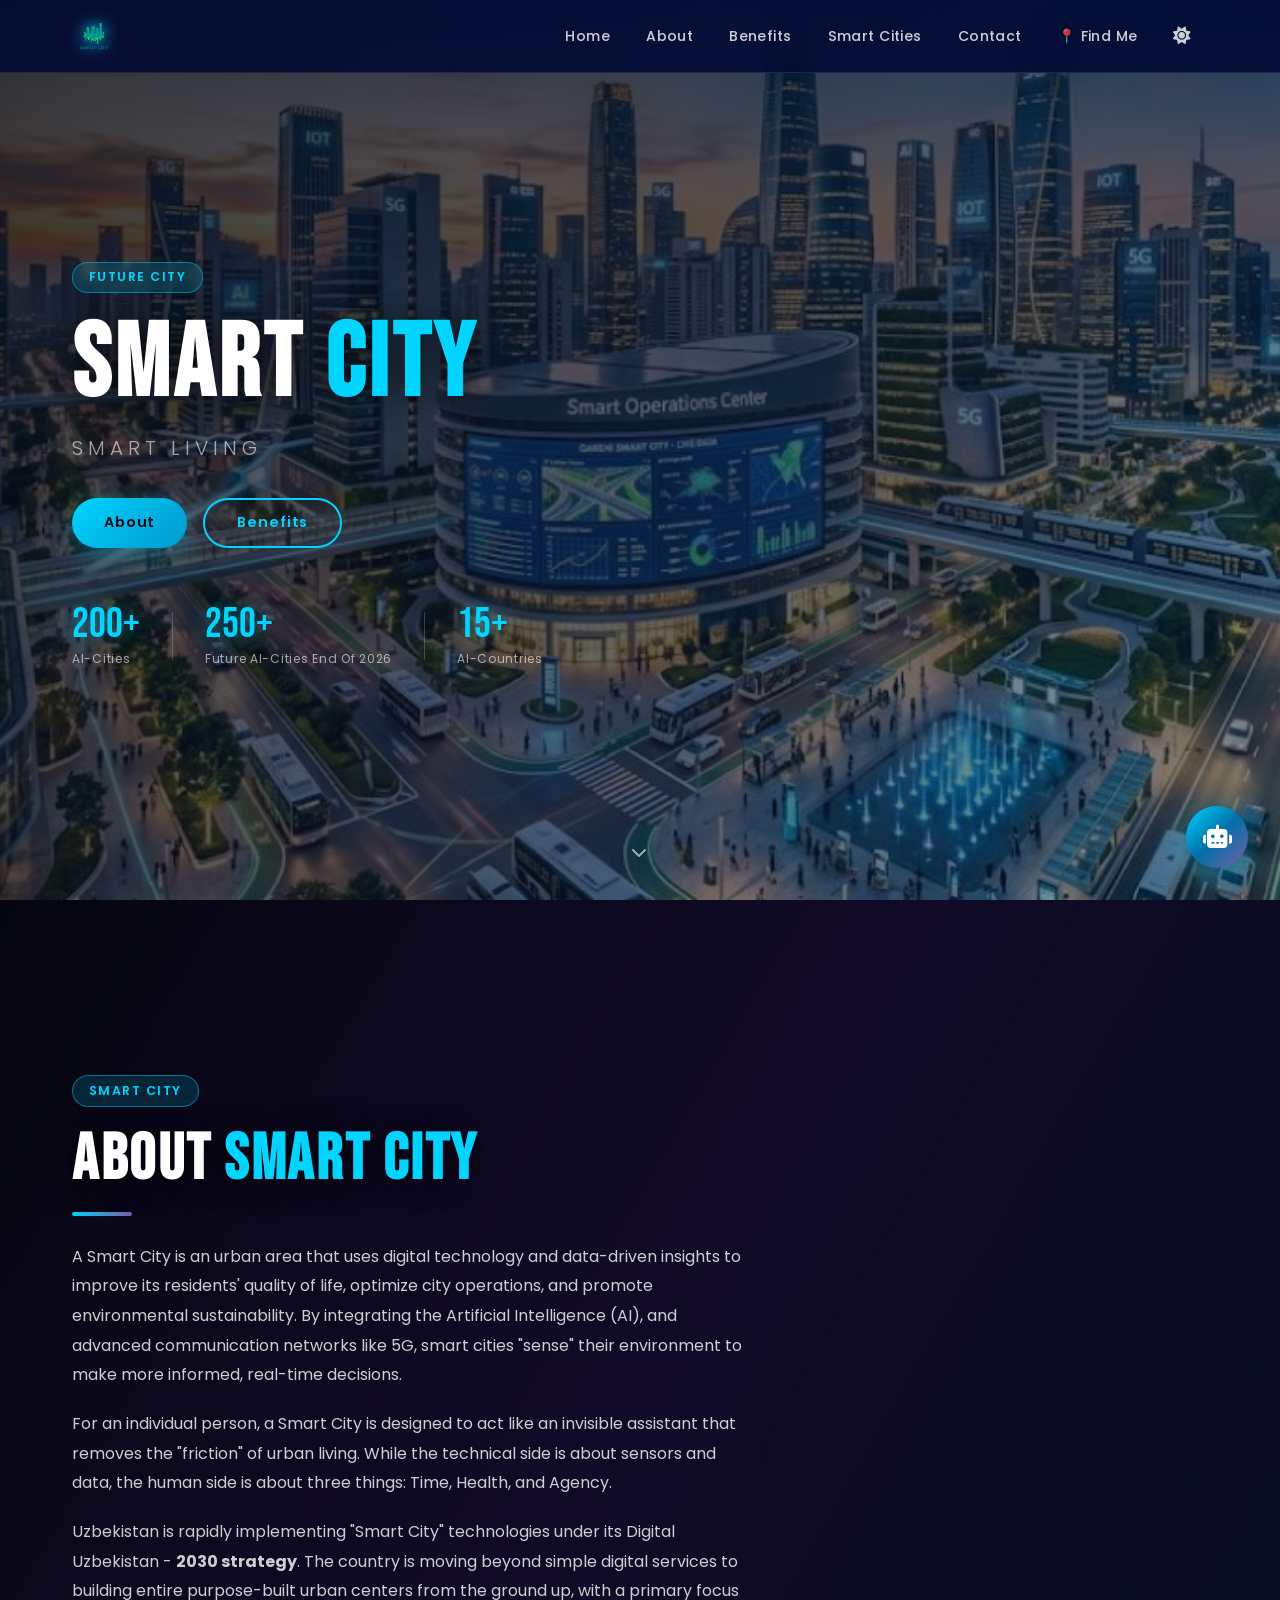
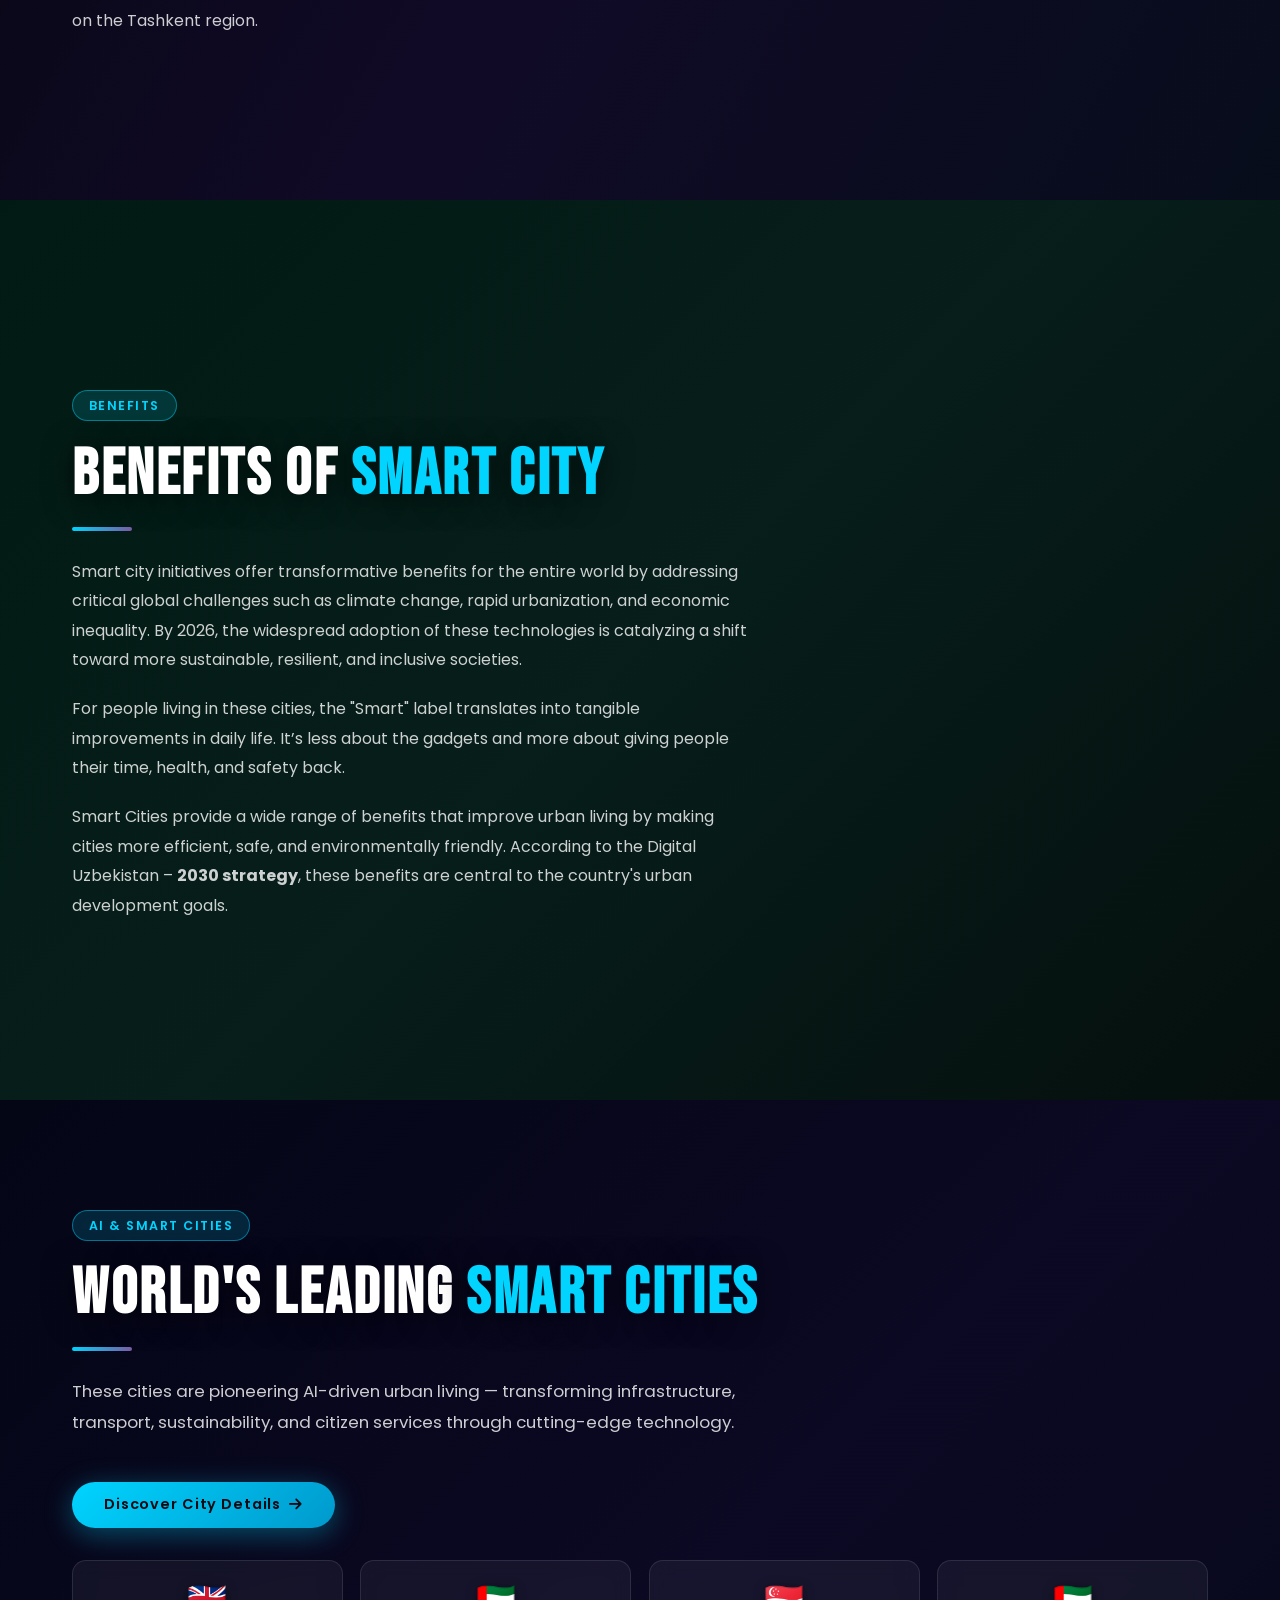
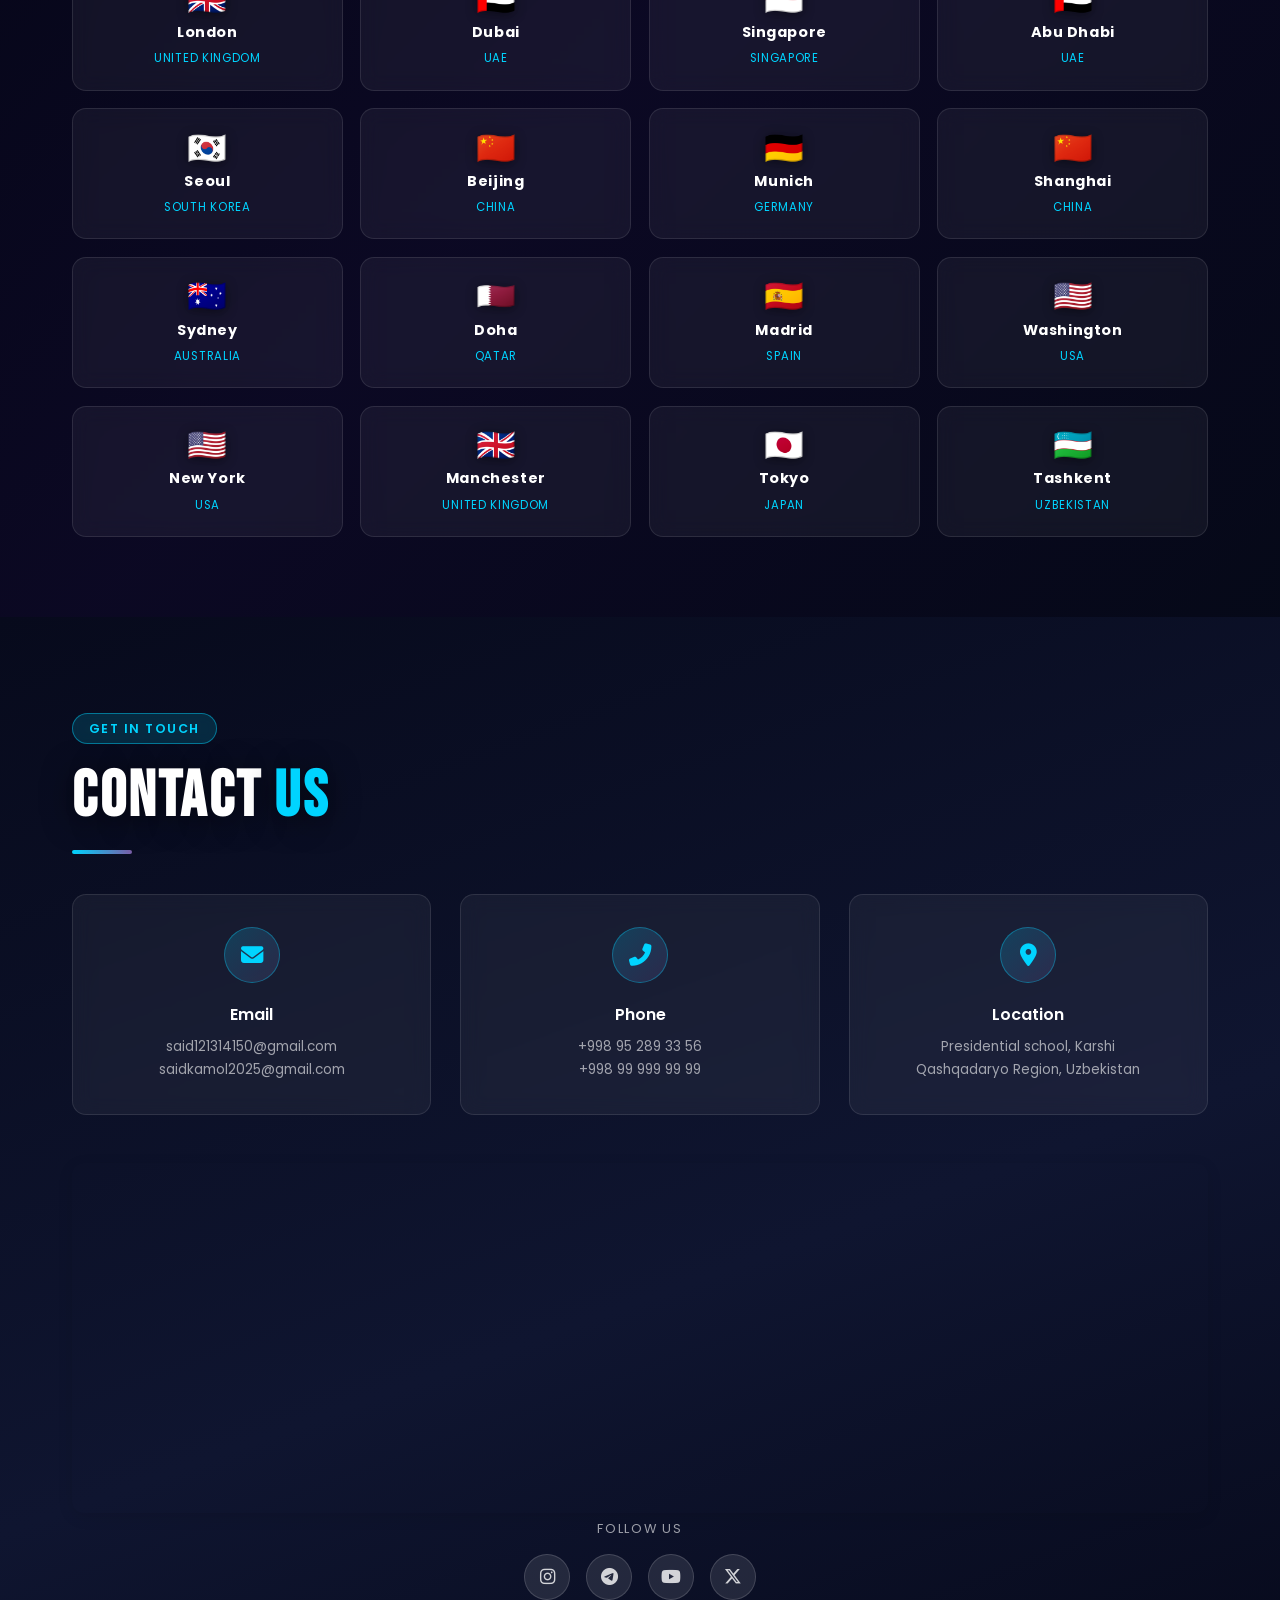
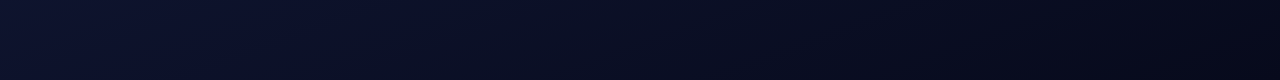
<file: Next City/index.html>
<!DOCTYPE html>
<html lang="en">

<head>
    <meta charset="UTF-8">
    <meta name="viewport" content="width=device-width, initial-scale=1.0">
    <title>Smart City</title>
    <meta name="description" content="Future Urban Living">
    <link rel="stylesheet" href="https://cdnjs.cloudflare.com/ajax/libs/font-awesome/6.5.0/css/all.min.css">
    <link
        href="https://fonts.googleapis.com/css2?family=Bebas+Neue&family=Poppins:wght@300;400;500;600;700;800&display=swap"
        rel="stylesheet">
    <link rel="stylesheet" href="style.css">
</head>

<body>
    <!--Navbar-->
    <header id="navbar">
        <nav class="navbar section-content">
            <a href="#home" class="nav-logo">
                <img src="logo.png" alt="" class="logo-img">
            </a>
            <ul class="nav-menu" id="nav-menu">
                <button id="menu-close-button" class="fas fa-times"></button>
                <li class="nav-item"><a href="#home" class="nav-link">Home</a></li>
                <li class="nav-item"><a href="#about" class="nav-link">About</a></li>
                <li class="nav-item"><a href="#benefits" class="nav-link">Benefits</a></li>
                <li class="nav-item"><a href="#smart-cities" class="nav-link">Smart Cities</a></li>
                <li class="nav-item"><a href="#contact" class="nav-link">Contact</a></li>
                <li class="nav-item"><a href="location.html" class="nav-link">📍 Find Me</a></li>
                <li class="nav-item"><a href="#" class="nav-link" id="theme-toggle" title="Toggle Light/Dark Mode" style="font-size: 1.1rem;"><i class="fas fa-sun"></i></a></li>
            </ul>
            <button id="menu-open-button" class="fas fa-bars"></button>
        </nav>
    </header>

    <main>
        <!--Home-->
        <section id="home" class="home-section">
            <div class="home-overlay"></div>
            <div class="home-content section-content">
                <div class="home-badge">Future City</div>
                <h1 class="home-title">Smart <span class="highlight">City</span></h1>
                <p class="home-subtitle">Smart Living</p>
                <div class="home-buttons">
                    <a href="#about" class="btn btn-primary">About</a>
                    <a href="#benefits" class="btn btn-outline">Benefits</a>
                </div>
                <div class="home-stats">
                    <div class="stat-item">
                        <span class="stat-number">200+</span>
                        <span class="stat-label">AI-Cities</span>
                    </div>
                    <div class="stat-divider"></div>
                    <div class="stat-item">
                        <span class="stat-number">250+</span>
                        <span class="stat-label">Future AI-Cities End Of 2026</span>
                    </div>
                    <div class="stat-divider"></div>
                    <div class="stat-item">
                        <span class="stat-number">15+</span>
                        <span class="stat-label">AI-Countries</span>
                    </div>
                </div>
            </div>
            <div class="scroll-indicator">
                <span></span>
                <i class="fas fa-chevron-down"></i>
            </div>
        </section>
        <section>
            <!--About-->
            <section id="about" class="about-section">
                <div class="about-overlay"></div>
                <div class="about-content section-content">
                    <div class="about-text-side">
                        <div class="section-badge">Smart City</div>
                        <h2 class="section-heading">About <span class="highlight">Smart City</span></h2>
                        <div class="about-divider"></div>
                        <p class="about-para">
                            A Smart City is an urban area that uses digital technology and data-driven insights to
                            improve its residents' quality of life, optimize city operations, and promote environmental
                            sustainability. By integrating the Artificial Intelligence (AI), and advanced communication
                            networks like 5G, smart cities "sense" their environment to make more informed, real-time
                            decisions.
                        </p>
                        <p class="about-para">
                            For an individual person, a Smart City is designed to act like an invisible assistant that
                            removes the "friction" of urban living. While the technical side is about sensors and data,
                            the human side is about three things: Time, Health, and Agency.
                        </p>
                        <p class="about-para">
                            Uzbekistan is rapidly implementing "Smart City" technologies under its Digital Uzbekistan -
                            <strong>2030 strategy</strong>. The country is moving beyond simple digital services to
                            building entire
                            purpose-built urban centers from the ground up, with a primary focus on the Tashkent region.
                        </p>
                    </div>
                </div>
            </section>
        </section>
        <section>
            <!--Benfits-->
            <section id="benefits" class="benefits-section">
                <div class="benefits-overlay"></div>
                <div class="benefits-content section-content">
                    <div class="benefits-text-side">
                        <div class="section-badge">Benefits</div>
                        <h2 class="section-heading">Benefits of <span class="highlight">Smart City</span></h2>
                        <div class="benefits-divider"></div>
                        <p class="benefits-para">
                            Smart city initiatives offer transformative benefits for the entire world by addressing
                            critical global challenges such as climate change, rapid urbanization, and economic
                            inequality. By 2026, the widespread adoption of these technologies is catalyzing a shift
                            toward more sustainable, resilient, and inclusive societies.
                        </p>
                        <p class="benefits-para">
                            For people living in these cities, the "Smart" label translates into tangible improvements
                            in daily life. It’s less about the gadgets and more about giving people their time, health,
                            and safety back.
                        </p>
                        <p class="benefits-para">
                            Smart Cities provide a wide range of benefits that improve urban living by making cities
                            more efficient, safe, and environmentally friendly. According to the Digital Uzbekistan –
                            <strong>2030 strategy</strong>, these benefits are central to the country's urban
                            development goals.
                        </p>
                    </div>
                </div>
            </section>
        </section>

        <section>
            <!--Smart Cities-->
            <section id="smart-cities" class="ai-cities-section">
                <div class="smart-cities-overlay"></div>
                <div class="ai-cities-content section-content">
                    <div class="section-badge">AI &amp; Smart Cities</div>
                    <h2 class="section-heading">World's Leading <span class="highlight">Smart Cities</span></h2>
                    <div class="ai-cities-divider"></div>
                    <p class="sc-intro">These cities are pioneering AI-driven urban living — transforming
                        infrastructure, transport, sustainability, and citizen services through cutting-edge technology.
                    </p>
                    <div style="margin-bottom: 2rem;">
                        <a href="cities.html" class="btn btn-primary">Discover City Details <i
                                class="fas fa-arrow-right" style="margin-left: 8px;"></i></a>
                    </div>
                    <div class="sc-grid">
                        <div class="sc-card">
                            <div class="sc-flag">🇬🇧</div><span class="sc-name">London</span><span
                                class="sc-country">United Kingdom</span>
                        </div>
                        <div class="sc-card">
                            <div class="sc-flag">🇦🇪</div><span class="sc-name">Dubai</span><span
                                class="sc-country">UAE</span>
                        </div>
                        <div class="sc-card">
                            <div class="sc-flag">🇸🇬</div><span class="sc-name">Singapore</span><span
                                class="sc-country">Singapore</span>
                        </div>
                        <div class="sc-card">
                            <div class="sc-flag">🇦🇪</div><span class="sc-name">Abu Dhabi</span><span
                                class="sc-country">UAE</span>
                        </div>
                        <div class="sc-card">
                            <div class="sc-flag">🇰🇷</div><span class="sc-name">Seoul</span><span
                                class="sc-country">South Korea</span>
                        </div>
                        <div class="sc-card">
                            <div class="sc-flag">🇨🇳</div><span class="sc-name">Beijing</span><span
                                class="sc-country">China</span>
                        </div>
                        <div class="sc-card">
                            <div class="sc-flag">🇩🇪</div><span class="sc-name">Munich</span><span
                                class="sc-country">Germany</span>
                        </div>
                        <div class="sc-card">
                            <div class="sc-flag">🇨🇳</div><span class="sc-name">Shanghai</span><span
                                class="sc-country">China</span>
                        </div>
                        <div class="sc-card">
                            <div class="sc-flag">🇦🇺</div><span class="sc-name">Sydney</span><span
                                class="sc-country">Australia</span>
                        </div>
                        <div class="sc-card">
                            <div class="sc-flag">🇶🇦</div><span class="sc-name">Doha</span><span
                                class="sc-country">Qatar</span>
                        </div>
                        <div class="sc-card">
                            <div class="sc-flag">🇪🇸</div><span class="sc-name">Madrid</span><span
                                class="sc-country">Spain</span>
                        </div>
                        <div class="sc-card">
                            <div class="sc-flag">🇺🇸</div><span class="sc-name">Washington</span><span
                                class="sc-country">USA</span>
                        </div>
                        <div class="sc-card">
                            <div class="sc-flag">🇺🇸</div><span class="sc-name">New York</span><span
                                class="sc-country">USA</span>
                        </div>
                        <div class="sc-card">
                            <div class="sc-flag">🇬🇧</div><span class="sc-name">Manchester</span><span
                                class="sc-country">United Kingdom</span>
                        </div>
                        <div class="sc-card">
                            <div class="sc-flag">🇯🇵</div><span class="sc-name">Tokyo</span><span
                                class="sc-country">Japan</span>
                        </div>
                        <div class="sc-card">
                            <div class="sc-flag">🇺🇿</div><span class="sc-name">Tashkent</span><span
                                class="sc-country">Uzbekistan</span>
                        </div>
                    </div>
                </div>
            </section>
        </section>
        <!--Contact-->
        <section id="contact" class="contact-section">
            <div class="contact-content section-content">
                <div class="section-badge">Get In Touch</div>
                <h2 class="section-heading">Contact <span class="highlight">Us</span></h2>
                <div class="squad-divider"></div>
                <div class="contact-grid">

                    <div class="contact-card">
                        <div class="contact-icon-wrap">
                            <i class="fas fa-envelope"></i>
                        </div>
                        <h3 class="contact-card-title">Email</h3>
                        <p class="contact-card-info">said121314150@gmail.com</p>
                        <p class="contact-card-info">saidkamol2025@gmail.com</p>
                    </div>

                    <div class="contact-card">
                        <div class="contact-icon-wrap">
                            <i class="fas fa-phone-alt"></i>
                        </div>
                        <h3 class="contact-card-title">Phone</h3>
                        <p class="contact-card-info">+998 95 289 33 56</p>
                        <p class="contact-card-info">+998 99 999 99 99</p>
                    </div>

                    <div class="contact-card">
                        <div class="contact-icon-wrap">
                            <i class="fas fa-map-marker-alt"></i>
                        </div>
                        <h3 class="contact-card-title">Location</h3>
                        <p class="contact-card-info">Presidential school, Karshi</p>
                        <p class="contact-card-info">Qashqadaryo Region, Uzbekistan</p>
                    </div>

                </div>

                <div class="google-map-container" style="margin-top: 2.5rem; width: 100%;">
                    <iframe width="100%" height="350" frameborder="0" scrolling="no" marginheight="0" marginwidth="0" src="https://maps.google.com/maps?q=Presidential%20school,%20Karshi&t=&z=14&ie=UTF8&iwloc=&output=embed" style="border-radius: 12px; box-shadow: 0 4px 15px rgba(0,0,0,0.1);"></iframe>
                </div>

                <div class="contact-social">
                    <p class="social-label">Follow Us</p>
                    <div class="social-icons">
                        <a href="https://www.instagram.com/azimov_3356/" class="social-btn" title="Instagram"><i
                                class="fab fa-instagram"></i></a>
                        <a href="https://t.me/Boss_Azimov" class="social-btn" title="Telegram"><i
                                class="fab fa-telegram-plane"></i></a>
                        <a href="https://www.youtube.com/@Saidkamol-g2t7w" class="social-btn" title="YouTube"><i
                                class="fab fa-youtube"></i></a>
                        <a href="https://x.com/goalframestudio" class="social-btn" title="X (Twitter)"><i
                                class="fa-brands fa-x-twitter"></i></a>
                    </div>
                </div>
            </div>
        </section>
    </main>

    <!-- Smart City Chatbot -->
    <div class="sc-fab" id="chatbot-toggle">
        <div class="sc-fab-pulse"></div>
        <i class="fas fa-robot sc-fab-icon"></i>
        <i class="fas fa-times sc-fab-close"></i>
    </div>

    <div class="sc-chat-window" id="chatbot-window">
        <div class="sc-chat-header">
            <div class="sc-header-info">
                <div class="sc-avatar">
                    <i class="fas fa-robot"></i>
                    <div class="sc-status-dot"></div>
                </div>
                <div>
                    <div class="sc-bot-name">Smart City AI</div>
                    <div class="sc-bot-status">Online</div>
                </div>
            </div>
            <div class="sc-header-actions">
                <button class="sc-icon-btn" id="chatbot-settings-btn" title="Set API Key">
                    <i class="fas fa-cog"></i>
                </button>
                <button class="sc-icon-btn" id="chatbot-minimize">
                    <i class="fas fa-minus"></i>
                </button>
            </div>
        </div>

        <div class="sc-api-panel hidden" id="chatbot-api-panel">
            <input type="password" id="chatbot-api-input" placeholder="Enter ChatGPT API Key..." class="sc-input" style="margin-bottom: 0px;">
            <button class="sc-send-btn" id="chatbot-api-save" style="border-radius: 4px; padding: 0 10px; font-size: 0.9rem; margin-left: 5px;">Save</button>
        </div>

        <div class="sc-messages" id="chatbot-messages">
            <div class="sc-msg-wrap sc-msg-bot">
                <div class="sc-msg-avatar">
                    <i class="fas fa-robot"></i>
                </div>
                <div class="sc-bubble">
                    Hello! I'm your Smart City assistant. Ask me anything about smart cities, their benefits, or examples around the world.
                </div>
            </div>
        </div>

        <div class="sc-suggestions" id="chatbot-suggestions">
            <button class="sc-suggestion-chip">What is a smart city?</button>
            <button class="sc-suggestion-chip">Nearest stadium to me?</button>
            <button class="sc-suggestion-chip">Examples of smart cities</button>
        </div>

        <div class="sc-input-row">
            <input type="text" class="sc-input" id="chatbot-input" placeholder="Type your message...">
            <button class="sc-send-btn" id="chatbot-send">
                <i class="fas fa-paper-plane"></i>
            </button>
        </div>
    </div>

    <script src="theme.js"></script>

</body>
</file>
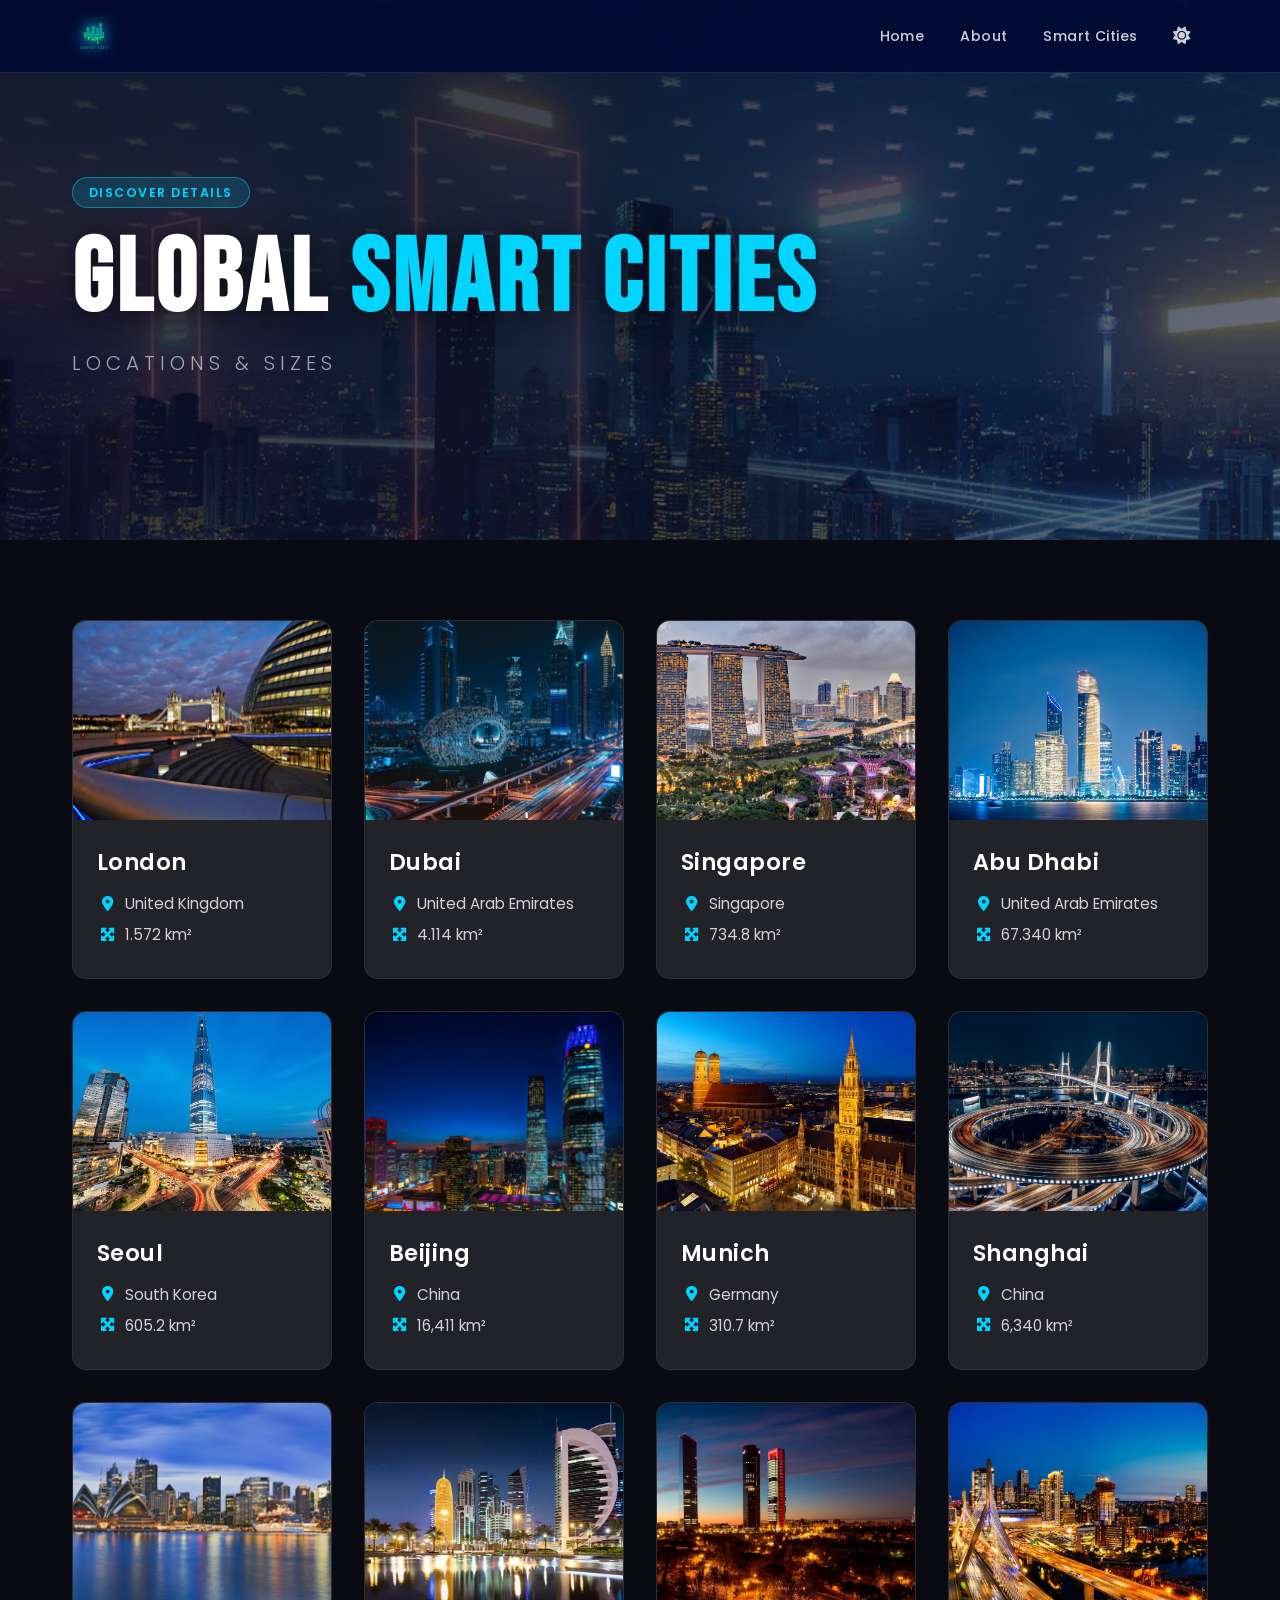
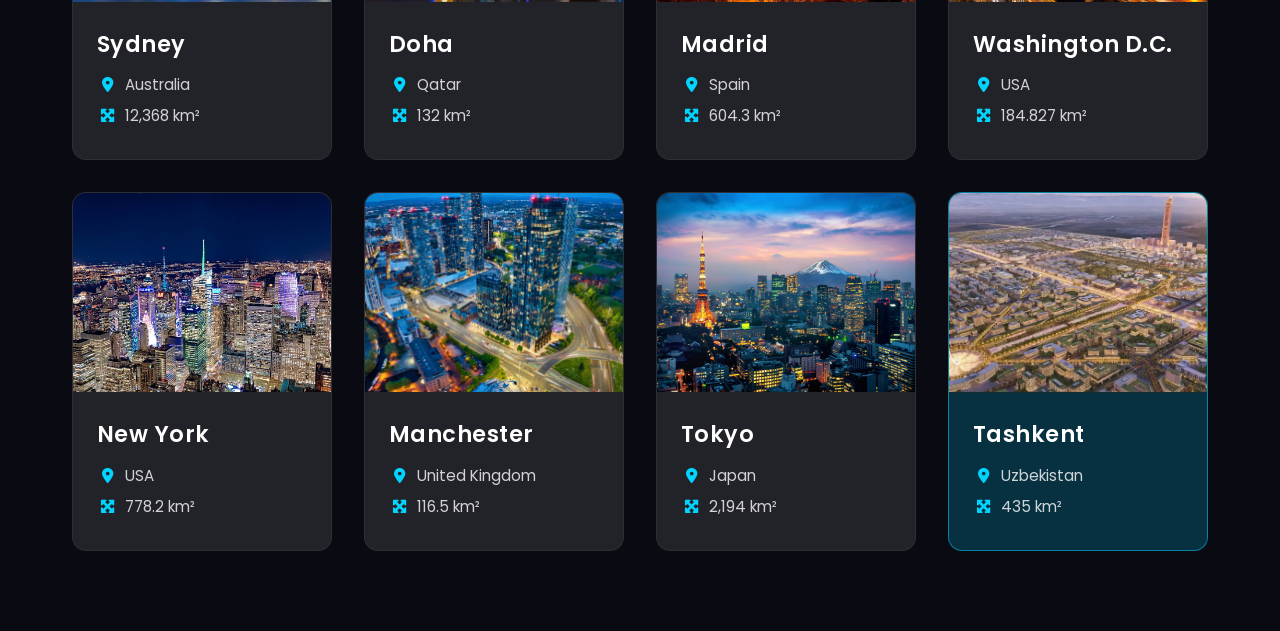
<file: Next City/cities.html>
<!DOCTYPE html>
<html lang="en">

<head>
    <meta charset="UTF-8">
    <meta name="viewport" content="width=device-width, initial-scale=1.0">
    <title>Smart Cities Details</title>
    <meta name="description" content="Explore the size and locations of the world's leading smart cities.">
    <link rel="stylesheet" href="https://cdnjs.cloudflare.com/ajax/libs/font-awesome/6.5.0/css/all.min.css">
    <link
        href="https://fonts.googleapis.com/css2?family=Bebas+Neue&family=Poppins:wght@300;400;500;600;700;800&display=swap"
        rel="stylesheet">
    <link rel="stylesheet" href="style.css">
</head>

<body>
    <!--Navbar-->
    <header id="navbar">
        <nav class="navbar section-content">
            <a href="index.html" class="nav-logo">
                <img src="logo.png" alt="" class="logo-img">
            </a>
            <ul class="nav-menu" id="nav-menu">
                <button id="menu-close-button" class="fas fa-times"></button>
                <li class="nav-item"><a href="index.html#home" class="nav-link">Home</a></li>
                <li class="nav-item"><a href="index.html#about" class="nav-link">About</a></li>
                <li class="nav-item"><a href="index.html#smart-cities" class="nav-link">Smart Cities</a></li>
                <li class="nav-item"><a href="#" class="nav-link" id="theme-toggle" title="Toggle Light/Dark Mode" style="font-size: 1.1rem;"><i class="fas fa-sun"></i></a></li>
            </ul>
            <button id="menu-open-button" class="fas fa-bars"></button>
        </nav>
    </header>

    <main>
        <!-- Hero Section -->
        <section class="citypage-hero">
            <div class="citypage-hero-overlay"></div>
            <div class="citypage-hero-content section-content">
                <div class="section-badge">Discover Details</div>
                <h1 class="home-title">Global <span class="highlight">Smart Cities</span></h1>
                <p class="home-subtitle">Locations & Sizes</p>
            </div>
        </section>

        <!-- Cities Grid -->
        <section class="citypage-grid-section section-content">
            <div class="cp-grid">
                <!-- City 1 -->
                <div class="cp-card">
                    <img src="london.jpg" alt="London" class="cp-image">
                    <div class="cp-info">
                        <h3 class="cp-name">London</h3>
                        <p class="cp-stat"><i class="fas fa-map-marker-alt"></i> United Kingdom</p>
                        <p class="cp-stat"><i class="fas fa-expand-arrows-alt"></i> 1.572 km²</p>
                    </div>
                </div>
                <!-- City 2 -->
                <div class="cp-card">
                    <img src="dubai.webp" alt="Dubai" class="cp-image">
                    <div class="cp-info">
                        <h3 class="cp-name">Dubai</h3>
                        <p class="cp-stat"><i class="fas fa-map-marker-alt"></i> United Arab Emirates</p>
                        <p class="cp-stat"><i class="fas fa-expand-arrows-alt"></i> 4.114 km²</p>
                    </div>
                </div>
                <!-- City 3 -->
                <div class="cp-card">
                    <img src="sinagapore.jpg" alt="Singapore" class="cp-image">
                    <div class="cp-info">
                        <h3 class="cp-name">Singapore</h3>
                        <p class="cp-stat"><i class="fas fa-map-marker-alt"></i> Singapore</p>
                        <p class="cp-stat"><i class="fas fa-expand-arrows-alt"></i> 734.8 km²</p>
                    </div>
                </div>
                <!-- City 4 -->
                <div class="cp-card">
                    <img src="abu dhabi.avif" alt="Abu Dhabi" class="cp-image">
                    <div class="cp-info">
                        <h3 class="cp-name">Abu Dhabi</h3>
                        <p class="cp-stat"><i class="fas fa-map-marker-alt"></i> United Arab Emirates</p>
                        <p class="cp-stat"><i class="fas fa-expand-arrows-alt"></i> 67.340 km²</p>
                    </div>
                </div>
                <!-- City 5 -->
                <div class="cp-card">
                    <img src="seoul.jpg" alt="Seoul" class="cp-image">
                    <div class="cp-info">
                        <h3 class="cp-name">Seoul</h3>
                        <p class="cp-stat"><i class="fas fa-map-marker-alt"></i> South Korea</p>
                        <p class="cp-stat"><i class="fas fa-expand-arrows-alt"></i> 605.2 km²</p>
                    </div>
                </div>
                <!-- City 6 -->
                <div class="cp-card">
                    <img src="beijing.jpeg" alt="Beijing" class="cp-image">
                    <div class="cp-info">
                        <h3 class="cp-name">Beijing</h3>
                        <p class="cp-stat"><i class="fas fa-map-marker-alt"></i> China</p>
                        <p class="cp-stat"><i class="fas fa-expand-arrows-alt"></i> 16,411 km²</p>
                    </div>
                </div>
                <!-- City 7 -->
                <div class="cp-card">
                    <img src="munich.jpg" alt="Munich" class="cp-image">
                    <div class="cp-info">
                        <h3 class="cp-name">Munich</h3>
                        <p class="cp-stat"><i class="fas fa-map-marker-alt"></i> Germany</p>
                        <p class="cp-stat"><i class="fas fa-expand-arrows-alt"></i> 310.7 km²</p>
                    </div>
                </div>
                <!-- City 8 -->
                <div class="cp-card">
                    <img src="shanghai.jpg" alt="Shanghai" class="cp-image">
                    <div class="cp-info">
                        <h3 class="cp-name">Shanghai</h3>
                        <p class="cp-stat"><i class="fas fa-map-marker-alt"></i> China</p>
                        <p class="cp-stat"><i class="fas fa-expand-arrows-alt"></i> 6,340 km²</p>
                    </div>
                </div>
                <!-- City 9 -->
                <div class="cp-card">
                    <img src="sydney.jpg" alt="Sydney" class="cp-image">
                    <div class="cp-info">
                        <h3 class="cp-name">Sydney</h3>
                        <p class="cp-stat"><i class="fas fa-map-marker-alt"></i> Australia</p>
                        <p class="cp-stat"><i class="fas fa-expand-arrows-alt"></i> 12,368 km²</p>
                    </div>
                </div>
                <!-- City 10 -->
                <div class="cp-card">
                    <img src="doha.webp" alt="Doha" class="cp-image">
                    <div class="cp-info">
                        <h3 class="cp-name">Doha</h3>
                        <p class="cp-stat"><i class="fas fa-map-marker-alt"></i> Qatar</p>
                        <p class="cp-stat"><i class="fas fa-expand-arrows-alt"></i> 132 km²</p>
                    </div>
                </div>
                <!-- City 11 -->
                <div class="cp-card">
                    <img src="madrid.jpeg" alt="Madrid" class="cp-image">
                    <div class="cp-info">
                        <h3 class="cp-name">Madrid</h3>
                        <p class="cp-stat"><i class="fas fa-map-marker-alt"></i> Spain</p>
                        <p class="cp-stat"><i class="fas fa-expand-arrows-alt"></i> 604.3 km²</p>
                    </div>
                </div>
                <!-- City 12 -->
                <div class="cp-card">
                    <img src="washington.jpg" alt="Washington" class="cp-image">
                    <div class="cp-info">
                        <h3 class="cp-name">Washington D.C.</h3>
                        <p class="cp-stat"><i class="fas fa-map-marker-alt"></i> USA</p>
                        <p class="cp-stat"><i class="fas fa-expand-arrows-alt"></i> 184.827 km²</p>
                    </div>
                </div>
                <!-- City 13 -->
                <div class="cp-card">
                    <img src="new york.jpg" alt="New York" class="cp-image">
                    <div class="cp-info">
                        <h3 class="cp-name">New York</h3>
                        <p class="cp-stat"><i class="fas fa-map-marker-alt"></i> USA</p>
                        <p class="cp-stat"><i class="fas fa-expand-arrows-alt"></i> 778.2 km²</p>
                    </div>
                </div>
                <!-- City 14 -->
                <div class="cp-card">
                    <img src="manchester.jpg" alt="Manchester" class="cp-image">
                    <div class="cp-info">
                        <h3 class="cp-name">Manchester</h3>
                        <p class="cp-stat"><i class="fas fa-map-marker-alt"></i> United Kingdom</p>
                        <p class="cp-stat"><i class="fas fa-expand-arrows-alt"></i> 116.5 km²</p>
                    </div>
                </div>
                <!-- City 15 -->
                <div class="cp-card">
                    <img src="tokyo.webp" alt="Tokyo" class="cp-image">
                    <div class="cp-info">
                        <h3 class="cp-name">Tokyo</h3>
                        <p class="cp-stat"><i class="fas fa-map-marker-alt"></i> Japan</p>
                        <p class="cp-stat"><i class="fas fa-expand-arrows-alt"></i> 2,194 km²</p>
                    </div>
                </div>
                <!-- City 16 -->
                <div class="cp-card cp-card--highlight">
                    <img src="tashkent.webp" alt="Tashkent" class="cp-image">
                    <div class="cp-info">
                        <h3 class="cp-name">Tashkent</h3>
                        <p class="cp-stat"><i class="fas fa-map-marker-alt"></i> Uzbekistan</p>
                        <p class="cp-stat"><i class="fas fa-expand-arrows-alt"></i> 435 km²</p>
                    </div>
                </div>
            </div>
        </section>
    </main>

    <script src="theme.js"></script>
</body>
</html>
</file>
<file: Next City/style.css>
/* ============================================
   SMART CITY — Premium Stylesheet
   ============================================ */

/* --- Google Fonts already linked in HTML (Poppins + Bebas Neue) --- */

/* ===== CSS VARIABLES ===== */
:root {
    --accent: #00d4ff;
    --accent-2: #7b5ea7;
    --gold: #f5c842;
    --white: #ffffff;
    --white-80: rgba(255, 255, 255, 0.80);
    --white-60: rgba(255, 255, 255, 0.60);
    --white-10: rgba(255, 255, 255, 0.10);
    --white-15: rgba(255, 255, 255, 0.15);
    --dark: #0a0a12;
    --overlay-dark: rgba(5, 10, 25, 0.72);
    --overlay-medium: rgba(5, 10, 25, 0.60);
    --radius: 14px;
    --transition: 0.35s cubic-bezier(0.4, 0, 0.2, 1);
}

/* ===== RESET & BASE ===== */
*,
*::before,
*::after {
    box-sizing: border-box;
    margin: 0;
    padding: 0;
}

html {
    scroll-behavior: smooth;
    font-size: 16px;
}

body {
    font-family: 'Poppins', sans-serif;
    background: var(--dark);
    color: var(--white);
    overflow-x: hidden;
}

a {
    text-decoration: none;
    color: inherit;
}

ul {
    list-style: none;
}

img {
    max-width: 100%;
    display: block;
}

/* ===== SECTION CONTENT WRAPPER ===== */
.section-content {
    max-width: 1200px;
    margin: 0 auto;
    padding: 0 2rem;
}

/* ============================================
   NAVBAR
   ============================================ */
#navbar {
    position: fixed;
    top: 0;
    left: 0;
    right: 0;
    z-index: 1000;
    background: rgba(1, 9, 51, 0.858);
    backdrop-filter: blur(18px);
    -webkit-backdrop-filter: blur(18px);
    border-bottom: 1px solid var(--white-10);
    transition: background var(--transition);
}

.navbar {
    display: flex;
    align-items: center;
    justify-content: space-between;
    height: 72px;
}

.nav-logo .logo-img {
    height: 44px;
    width: auto;
    filter: drop-shadow(0 0 8px var(--accent));
    transition: filter var(--transition);
}

.nav-logo .logo-img:hover {
    filter: drop-shadow(0 0 14px var(--accent));
}

.nav-menu {
    display: flex;
    align-items: center;
    gap: 0.25rem;
}

.nav-link {
    position: relative;
    padding: 0.45rem 1rem;
    font-size: 0.88rem;
    font-weight: 500;
    letter-spacing: 0.03em;
    color: var(--white-80);
    border-radius: 8px;
    transition: color var(--transition), background var(--transition);
}

.nav-link::after {
    content: '';
    position: absolute;
    bottom: 2px;
    left: 50%;
    right: 50%;
    height: 2px;
    background: var(--accent);
    border-radius: 2px;
    transition: left var(--transition), right var(--transition);
}

.nav-link:hover {
    color: var(--white);
    background: var(--white-10);
}

.nav-link:hover::after {
    left: 12%;
    right: 12%;
}

/* Hamburger buttons — hidden on desktop */
#menu-open-button,
#menu-close-button {
    display: none;
    background: none;
    border: none;
    color: var(--white);
    font-size: 1.5rem;
    cursor: pointer;
    padding: 0.4rem;
}

/* ============================================
   SHARED SECTION STYLES
   ============================================ */
.home-section,
.about-section,
.benefits-section,
.ai-cities-section {
    position: relative;
    min-height: 100vh;
    display: flex;
    align-items: center;
    background-size: cover;
    background-position: center center;
    background-repeat: no-repeat;
    background-attachment: fixed;
    /* parallax feel */
}

/* Overlay base */
.home-overlay,
.about-overlay,
.benefits-overlay,
.ai-cities-overlay {
    position: absolute;
    inset: 0;
    z-index: 1;
}

/* All section content sits above the overlay */
.home-content,
.about-content,
.benefits-content,
.ai-cities-content {
    position: relative;
    z-index: 2;
    padding-top: 110px;
    padding-bottom: 80px;
    width: 100%;
}

/* --- Shared text badges --- */
.home-badge,
.section-badge {
    display: inline-block;
    padding: 0.35rem 1rem;
    background: rgba(0, 212, 255, 0.15);
    border: 1px solid rgba(0, 212, 255, 0.45);
    border-radius: 50px;
    font-size: 0.78rem;
    font-weight: 600;
    letter-spacing: 0.12em;
    text-transform: uppercase;
    color: var(--accent);
    margin-bottom: 1.2rem;
    backdrop-filter: blur(6px);
}

/* --- Shared headings --- */
.home-title,
.section-heading {
    font-family: 'Bebas Neue', sans-serif;
    line-height: 1.05;
    letter-spacing: 0.04em;
    color: var(--white);
    text-shadow: 0 4px 30px rgba(0, 0, 0, 0.6);
}

.home-title {
    font-size: clamp(3.5rem, 8vw, 7.5rem);
}

.section-heading {
    font-size: clamp(2.4rem, 5vw, 4.2rem);
    margin-bottom: 1.2rem;
}

.highlight {
    color: var(--accent);
}

/* --- Dividers --- */
.about-divider,
.benefits-divider,
.ai-cities-divider,
.squad-divider {
    width: 60px;
    height: 4px;
    background: linear-gradient(90deg, var(--accent), var(--accent-2));
    border-radius: 4px;
    margin-bottom: 1.6rem;
}

/* --- Paragraphs --- */
.about-para,
.benefits-para,
.ai-cities-para {
    font-size: 1rem;
    line-height: 1.85;
    color: var(--white-80);
    margin-bottom: 1.2rem;
    max-width: 680px;
}

/* ============================================
   HOME SECTION  →  Home.jpg
   ============================================ */
.home-section {
    background-image: url('Home.jpg');
}

.home-overlay {
    background: linear-gradient(135deg,
            rgba(4, 8, 20, 0.80) 0%,
            rgba(10, 18, 40, 0.62) 60%,
            rgba(0, 50, 80, 0.45) 100%);
}

.home-subtitle {
    font-size: 1.25rem;
    font-weight: 300;
    color: var(--white-60);
    letter-spacing: 0.25em;
    text-transform: uppercase;
    margin: 0.8rem 0 2.2rem;
}

/* Buttons */
.home-buttons {
    display: flex;
    gap: 1rem;
    flex-wrap: wrap;
    margin-bottom: 3.5rem;
}

.btn {
    display: inline-flex;
    align-items: center;
    padding: 0.78rem 2rem;
    border-radius: 50px;
    font-size: 0.9rem;
    font-weight: 600;
    letter-spacing: 0.06em;
    transition: transform var(--transition), box-shadow var(--transition), background var(--transition);
}

.btn:hover {
    transform: translateY(-3px);
}

.btn-primary {
    background: linear-gradient(135deg, var(--accent), #0099cc);
    color: var(--dark);
    box-shadow: 0 6px 28px rgba(0, 212, 255, 0.35);
}

.btn-primary:hover {
    box-shadow: 0 10px 36px rgba(0, 212, 255, 0.55);
}

.btn-outline {
    background: transparent;
    border: 2px solid var(--accent);
    color: var(--accent);
}

.btn-outline:hover {
    background: rgba(0, 212, 255, 0.12);
}

/* Stats */
.home-stats {
    display: flex;
    align-items: center;
    gap: 2rem;
    flex-wrap: wrap;
}

.stat-item {
    display: flex;
    flex-direction: column;
}

.stat-number {
    font-family: 'Bebas Neue', sans-serif;
    font-size: 2.6rem;
    color: var(--accent);
    line-height: 1;
    text-shadow: 0 0 20px rgba(0, 212, 255, 0.45);
}

.stat-label {
    font-size: 0.75rem;
    color: var(--white-60);
    letter-spacing: 0.06em;
    margin-top: 0.3rem;
}

.stat-divider {
    width: 1px;
    height: 48px;
    background: rgba(255, 255, 255, 0.2);
}

/* Scroll indicator */
.scroll-indicator {
    position: absolute;
    bottom: 2.5rem;
    left: 50%;
    transform: translateX(-50%);
    z-index: 2;
    display: flex;
    flex-direction: column;
    align-items: center;
    gap: 0.4rem;
    color: var(--white-60);
    font-size: 0.78rem;
    letter-spacing: 0.1em;
    animation: bounce 2s infinite;
}

.scroll-indicator i {
    font-size: 1rem;
}

@keyframes bounce {

    0%,
    100% {
        transform: translateX(-50%) translateY(0);
    }

    50% {
        transform: translateX(-50%) translateY(8px);
    }
}

/* ============================================
   ABOUT SECTION  →  about.jpg
   ============================================ */
.about-section {
    background-image: url('about.jpg');
}

.about-overlay {
    background: linear-gradient(120deg,
            rgba(5, 5, 15, 0.82) 0%,
            rgba(20, 10, 50, 0.65) 50%,
            rgba(5, 15, 35, 0.55) 100%);
}

/* ============================================
   BENEFITS SECTION  →  benefits.jpg
   ============================================ */
.benefits-section {
    background-image: url('benefits.jpg');
}

.benefits-overlay {
    background: linear-gradient(135deg,
            rgba(0, 30, 20, 0.82) 0%,
            rgba(5, 40, 30, 0.65) 50%,
            rgba(0, 20, 10, 0.52) 100%);
}

/* ============================================
   AI / SMART CITIES SECTION  →  ai cities.jpg
   ============================================ */
.ai-cities-section {
    background-image: url('ai cities.jpg');
    min-height: 100vh;
}

/* Uses .smart-cities-overlay class (renamed by user) */
.smart-cities-overlay {
    position: absolute;
    inset: 0;
    z-index: 1;
    background: linear-gradient(135deg,
            rgba(3, 5, 22, 0.88) 0%,
            rgba(12, 8, 42, 0.72) 50%,
            rgba(3, 8, 28, 0.62) 100%);
}

/* Intro sentence */
.sc-intro {
    font-size: 1.05rem;
    line-height: 1.8;
    color: var(--white-80);
    max-width: 680px;
    margin-bottom: 2.8rem;
}

/* City card grid — 4 per row */
.sc-grid {
    display: grid;
    grid-template-columns: repeat(4, 1fr);
    gap: 1.1rem;
}

.sc-card {
    display: flex;
    flex-direction: column;
    align-items: center;
    gap: 0.45rem;
    padding: 1.4rem 1rem;
    background: rgba(255, 255, 255, 0.05);
    border: 1px solid rgba(255, 255, 255, 0.10);
    border-radius: var(--radius);
    backdrop-filter: blur(10px);
    text-align: center;
    cursor: default;
    transition: transform var(--transition), border-color var(--transition),
        background var(--transition), box-shadow var(--transition);
}

.sc-card:hover {
    transform: translateY(-6px) scale(1.03);
    background: rgba(0, 212, 255, 0.10);
    border-color: rgba(0, 212, 255, 0.40);
    box-shadow: 0 12px 36px rgba(0, 212, 255, 0.18);
}

/* Highlighted card — Tashkent */
.sc-card--highlight {
    border-color: rgba(0, 212, 255, 0.55);
    background: rgba(0, 212, 255, 0.10);
    box-shadow: 0 0 24px rgba(0, 212, 255, 0.20);
}

.sc-card--highlight:hover {
    box-shadow: 0 14px 44px rgba(0, 212, 255, 0.35);
}

.sc-flag {
    font-size: 2rem;
    line-height: 1;
    filter: drop-shadow(0 2px 6px rgba(0, 0, 0, 0.45));
}

.sc-name {
    font-size: 0.9rem;
    font-weight: 700;
    color: var(--white);
    letter-spacing: 0.04em;
}

.sc-country {
    font-size: 0.72rem;
    color: var(--accent);
    letter-spacing: 0.06em;
    text-transform: uppercase;
}


/* ============================================
   CONTACT SECTION
   ============================================ */
.contact-section {
    background: linear-gradient(160deg, #070a1c 0%, #0f1530 60%, #070a1c 100%);
    padding: 6rem 0 5rem;
}

.contact-grid {
    display: grid;
    grid-template-columns: repeat(auto-fit, minmax(220px, 1fr));
    gap: 1.8rem;
    margin: 2.5rem 0 3rem;
}

.contact-card {
    background: rgba(255, 255, 255, 0.05);
    border: 1px solid rgba(255, 255, 255, 0.10);
    border-radius: var(--radius);
    padding: 2rem 1.5rem;
    text-align: center;
    backdrop-filter: blur(10px);
    transition: transform var(--transition), border-color var(--transition), box-shadow var(--transition);
}

.contact-card:hover {
    transform: translateY(-6px);
    border-color: rgba(0, 212, 255, 0.40);
    box-shadow: 0 12px 40px rgba(0, 212, 255, 0.12);
}

.contact-icon-wrap {
    width: 56px;
    height: 56px;
    border-radius: 50%;
    background: linear-gradient(135deg, rgba(0, 212, 255, 0.20), rgba(123, 94, 167, 0.20));
    border: 1px solid rgba(0, 212, 255, 0.35);
    display: flex;
    align-items: center;
    justify-content: center;
    margin: 0 auto 1.2rem;
    font-size: 1.4rem;
    color: var(--accent);
}

.contact-card-title {
    font-size: 1rem;
    font-weight: 600;
    margin-bottom: 0.6rem;
    color: var(--white);
}

.contact-card-info {
    font-size: 0.84rem;
    color: var(--white-60);
    line-height: 1.7;
}

/* Social */
.contact-social {
    text-align: center;
}

.social-label {
    font-size: 0.8rem;
    letter-spacing: 0.14em;
    text-transform: uppercase;
    color: var(--white-60);
    margin-bottom: 1rem;
}

.social-icons {
    display: flex;
    justify-content: center;
    gap: 1rem;
}

.social-btn {
    width: 46px;
    height: 46px;
    border-radius: 50%;
    background: var(--white-10);
    border: 1px solid var(--white-15);
    display: flex;
    align-items: center;
    justify-content: center;
    font-size: 1.1rem;
    color: var(--white-80);
    transition: background var(--transition), color var(--transition),
        box-shadow var(--transition), transform var(--transition);
}

.social-btn:hover {
    background: linear-gradient(135deg, var(--accent), var(--accent-2));
    color: var(--white);
    border-color: transparent;
    box-shadow: 0 6px 22px rgba(0, 212, 255, 0.35);
    transform: translateY(-3px) scale(1.08);
}

/* ============================================
   RESPONSIVE — MOBILE  (≤ 768px)
   ============================================ */
@media (max-width: 768px) {

    /* Sections no longer fixed-attachment (iOS fix) */
    .home-section,
    .about-section,
    .benefits-section,
    .ai-cities-section {
        background-attachment: scroll;
        min-height: 100svh;
    }

    /* Navbar hamburger */
    #menu-open-button {
        display: block;
    }

    .nav-menu {
        position: fixed;
        top: 0;
        right: -100%;
        width: min(75vw, 320px);
        height: 100dvh;
        background: rgba(8, 10, 22, 0.96);
        backdrop-filter: blur(24px);
        flex-direction: column;
        align-items: flex-start;
        padding: 5rem 2rem 2rem;
        gap: 0.5rem;
        transition: right var(--transition);
        z-index: 100;
    }

    .nav-menu.open {
        right: 0;
    }

    #menu-close-button {
        display: block;
        position: absolute;
        top: 1.4rem;
        right: 1.4rem;
    }

    .nav-link {
        font-size: 1rem;
        padding: 0.6rem 0.5rem;
        width: 100%;
    }

    /* Home content */
    .home-stats {
        gap: 1.2rem;
    }

    .stat-divider {
        height: 36px;
    }

    /* Section text */
    .about-para,
    .benefits-para,
    .ai-cities-para {
        font-size: 0.95rem;
    }

    /* Contact */
    .contact-section {
        padding: 5.6rem 0 4rem;
    }

    /* Smart Cities grid — 3 on tablet, 2 on small */
    .sc-grid {
        grid-template-columns: repeat(3, 1fr);
        gap: 0.8rem;
    }

    .sc-intro {
        font-size: 0.95rem;
    }
}

/* ============================================
   MOBILE NAV TOGGLE — JS hook
   ============================================ */
/* (JS is needed to toggle .open class on nav-menu) */

/* ============================================
   CITIES PAGE (cities.html)
   ============================================ */

/* Hero */
.citypage-hero {
    position: relative;
    min-height: 60vh;
    display: flex;
    align-items: center;
    background-image: url('city-hero.png');
    background-size: cover;
    background-position: center center;
    background-repeat: no-repeat;
    background-attachment: fixed;
}

.citypage-hero-overlay {
    position: absolute;
    inset: 0;
    z-index: 1;
    background: linear-gradient(135deg, rgba(5, 6, 15, 0.85) 0%, rgba(10, 20, 50, 0.6) 100%);
}

.citypage-hero-content {
    position: relative;
    z-index: 2;
    padding-top: 100px;
    padding-bottom: 50px;
    width: 100%;
}

/* Detailed Grid */
.citypage-grid-section {
    padding: 5rem 2rem;
}

.cp-grid {
    display: grid;
    grid-template-columns: repeat(4, 1fr);
    gap: 2rem;
}

.cp-card {
    background: rgba(255, 255, 255, 0.05);
    border: 1px solid rgba(255, 255, 255, 0.10);
    border-radius: var(--radius);
    overflow: hidden;
    transition: transform var(--transition), box-shadow var(--transition);
}

.cp-card:hover {
    transform: translateY(-8px);
    box-shadow: 0 15px 40px rgba(0, 212, 255, 0.15);
    border-color: rgba(0, 212, 255, 0.40);
}

.cp-image {
    width: 100%;
    height: 200px;
    object-fit: cover;
    border-bottom: 1px solid rgba(255, 255, 255, 0.05);
    transition: transform var(--transition);
}

.cp-card:hover .cp-image {
    transform: scale(1.03);
}

.cp-info {
    padding: 1.5rem;
    position: relative;
    z-index: 2;
    background: inherit;
}

.cp-name {
    font-size: 1.4rem;
    font-weight: 600;
    margin-bottom: 0.8rem;
    color: var(--white);
    letter-spacing: 0.02em;
}

.cp-stat {
    font-size: 0.95rem;
    color: var(--white-80);
    margin-bottom: 0.5rem;
    display: flex;
    align-items: center;
    gap: 0.5rem;
}

.cp-stat i {
    color: var(--accent);
    width: 20px;
    text-align: center;
}

.cp-card.cp-card--highlight {
    border-color: rgba(0, 212, 255, 0.55);
    background: rgba(0, 212, 255, 0.10);
}

/* ============================================
   LIGHT MODE OVERRIDES
   ============================================ */
body.light-mode {
    --accent: #0891b2;
    --accent-2: #7c3aed;
    --white: #0891b2;
    --white-80: #03a8efd9;
    --white-60: #03a8efd9;
    --white-10: #03a8efd9;
    --white-15: #03a8efd9;
    --dark: #f4f6f9;
    --gold: #d97706;
    --overlay-dark: rgba(244, 246, 249, 0.72);
    --overlay-medium: rgba(244, 246, 249, 0.60);
}

/* --- Overlays: frosted glass over background images --- */
body.light-mode .home-overlay {
    background: linear-gradient(135deg,
            rgba(244, 246, 249, 0.88) 0%,
            rgba(224, 236, 248, 0.80) 60%,
            rgba(200, 225, 245, 0.72) 100%);
}

body.light-mode .about-overlay {
    background: linear-gradient(120deg,
            rgba(244, 246, 249, 0.90) 0%,
            rgba(238, 234, 252, 0.84) 50%,
            rgba(224, 236, 248, 0.78) 100%);
}

body.light-mode .benefits-overlay {
    background: linear-gradient(135deg,
            rgba(244, 246, 249, 0.90) 0%,
            rgba(224, 245, 238, 0.84) 50%,
            rgba(216, 240, 232, 0.78) 100%);
}

body.light-mode .smart-cities-overlay {
    background: linear-gradient(135deg,
            rgba(244, 246, 249, 0.90) 0%,
            rgba(238, 234, 252, 0.84) 50%,
            rgba(230, 230, 248, 0.78) 100%);
}

body.light-mode .citypage-hero-overlay {
    background: linear-gradient(135deg,
            rgba(244, 246, 249, 0.90) 0%,
            rgba(224, 240, 252, 0.82) 100%);
}

/* --- Navbar --- */
body.light-mode #navbar {
    background: rgba(255, 255, 255, 0.82);
    border-bottom: 1px solid rgba(26, 35, 50, 0.08);
    box-shadow: 0 1px 12px rgba(0, 0, 0, 0.06);
}

body.light-mode .nav-logo .logo-img {
    filter: drop-shadow(0 0 6px rgba(8, 145, 178, 0.4));
}

body.light-mode .nav-logo .logo-img:hover {
    filter: drop-shadow(0 0 12px rgba(8, 145, 178, 0.7));
}

body.light-mode .nav-link {
    color: rgba(26, 35, 50, 0.72);
}

body.light-mode .nav-link:hover {
    color: #1a2332;
    background: rgba(8, 145, 178, 0.08);
}

body.light-mode .nav-link::after {
    background: var(--accent);
}

body.light-mode #menu-open-button,
body.light-mode #menu-close-button {
    color: #1a2332;
}

@media (max-width: 768px) {
    body.light-mode .nav-menu {
        background: rgba(255, 255, 255, 0.97);
        border-left: 1px solid rgba(26, 35, 50, 0.08);
    }
}

/* --- Headings & Text --- */
body.light-mode .home-title,
body.light-mode .section-heading {
    color: #1a2332;
    text-shadow: 0 2px 10px rgba(0, 0, 0, 0.05);
}

body.light-mode .highlight {
    color: #0891b2;
}

body.light-mode .home-subtitle {
    color: rgba(26, 35, 50, 0.50);
}

body.light-mode .home-badge,
body.light-mode .section-badge {
    background: rgba(8, 145, 178, 0.10);
    border-color: rgba(8, 145, 178, 0.30);
    color: #0891b2;
}

body.light-mode .about-para,
body.light-mode .benefits-para,
body.light-mode .ai-cities-para,
body.light-mode .sc-intro {
    color: rgba(26, 35, 50, 0.75);
}

/* --- Dividers --- */
body.light-mode .about-divider,
body.light-mode .benefits-divider,
body.light-mode .ai-cities-divider,
body.light-mode .squad-divider {
    background: linear-gradient(90deg, #0891b2, #7c3aed);
}

/* --- Buttons --- */
body.light-mode .btn-primary {
    background: linear-gradient(135deg, #0891b2, #0e7490);
    color: #ffffff;
    box-shadow: 0 4px 20px rgba(8, 145, 178, 0.30);
}

body.light-mode .btn-primary:hover {
    box-shadow: 0 8px 30px rgba(8, 145, 178, 0.45);
}

body.light-mode .btn-outline {
    border-color: #0891b2;
    color: #0891b2;
}

body.light-mode .btn-outline:hover {
    background: rgba(8, 145, 178, 0.08);
}

/* --- Stats --- */
body.light-mode .stat-number {
    color: #0891b2;
    text-shadow: none;
}

body.light-mode .stat-label {
    color: rgba(26, 35, 50, 0.55);
}

body.light-mode .stat-divider {
    background: rgba(26, 35, 50, 0.12);
}

/* --- Scroll indicator --- */
body.light-mode .scroll-indicator {
    color: rgba(26, 35, 50, 0.40);
}

/* --- Cards (SC, CP, Contact) --- */
body.light-mode .sc-card,
body.light-mode .cp-card,
body.light-mode .contact-card {
    background: rgba(255, 255, 255, 0.65);
    border: 1px solid rgba(26, 35, 50, 0.08);
    box-shadow: 0 2px 8px rgba(0, 0, 0, 0.04);
}

body.light-mode .sc-card:hover,
body.light-mode .cp-card:hover,
body.light-mode .contact-card:hover {
    background: rgba(255, 255, 255, 0.85);
    border-color: rgba(8, 145, 178, 0.30);
    box-shadow: 0 8px 28px rgba(8, 145, 178, 0.12);
}

body.light-mode .sc-card--highlight {
    border-color: rgba(8, 145, 178, 0.45);
    background: rgba(8, 145, 178, 0.06);
}

body.light-mode .sc-name {
    color: #1a2332;
}

body.light-mode .sc-country {
    color: #0891b2;
}

body.light-mode .cp-name {
    color: #1a2332;
}

body.light-mode .cp-stat {
    color: rgba(26, 35, 50, 0.75);
}

body.light-mode .cp-stat i {
    color: #0891b2;
}

/* --- Contact Section --- */
body.light-mode .contact-section {
    background: linear-gradient(160deg, #f4f6f9 0%, #e0ecf8 60%, #f4f6f9 100%);
}

body.light-mode .contact-icon-wrap {
    background: linear-gradient(135deg, rgba(8, 145, 178, 0.12), rgba(124, 58, 237, 0.12));
    border-color: rgba(8, 145, 178, 0.25);
    color: #0891b2;
}

body.light-mode .contact-card-title {
    color: #1a2332;
}

body.light-mode .contact-card-info {
    color: rgba(26, 35, 50, 0.60);
}

/* --- Social --- */
body.light-mode .social-label {
    color: rgba(26, 35, 50, 0.50);
}

body.light-mode .social-btn {
    background: rgba(26, 35, 50, 0.06);
    border-color: rgba(26, 35, 50, 0.10);
    color: rgba(26, 35, 50, 0.60);
}

body.light-mode .social-btn:hover {
    background: linear-gradient(135deg, #0891b2, #7c3aed);
    color: #ffffff;
    border-color: transparent;
    box-shadow: 0 6px 22px rgba(8, 145, 178, 0.30);
}

/* --- Cities page grid section bg --- */
body.light-mode .citypage-grid-section {
    background: #f4f6f9;
}

/* ============================================
   AI CHATBOT — Premium v2 Design
   ============================================ */

/* ── Floating Action Button ──────────────────── */
.sc-fab {
    position: fixed;
    bottom: 2rem;
    right: 2rem;
    width: 62px;
    height: 62px;
    border-radius: 50%;
    border: none;
    cursor: pointer;
    z-index: 9999;
    background: linear-gradient(135deg, var(--accent) 0%, #0070a8 50%, var(--accent-2) 100%);
    box-shadow: 0 8px 32px rgba(0, 212, 255, 0.45), 0 2px 8px rgba(0,0,0,0.3);
    display: flex;
    align-items: center;
    justify-content: center;
    font-size: 1.45rem;
    color: #fff;
    transition: transform 0.4s cubic-bezier(0.175, 0.885, 0.32, 1.275),
                box-shadow 0.3s ease;
    overflow: visible;
}

.sc-fab:hover {
    transform: scale(1.12) translateY(-3px);
    box-shadow: 0 14px 40px rgba(0, 212, 255, 0.60), 0 4px 12px rgba(0,0,0,0.35);
}

/* Icon swap: robot → close when open */
.sc-fab .sc-fab-close { display: none; }
.sc-fab.open .sc-fab-icon { display: none; }
.sc-fab.open .sc-fab-close { display: block; }
.sc-fab.open { transform: rotate(0deg) scale(1); }
.sc-fab.open:hover { transform: scale(1.08) translateY(-2px); }

/* Pulse ring */
.sc-fab-pulse {
    position: absolute;
    inset: 0;
    border-radius: 50%;
    background: var(--accent);
    opacity: 0;
    animation: sc-pulse 2.5s ease-out infinite;
    pointer-events: none;
}

@keyframes sc-pulse {
    0%   { transform: scale(1);   opacity: 0.55; }
    70%  { transform: scale(1.7); opacity: 0; }
    100% { transform: scale(1.7); opacity: 0; }
}

/* ── Chat Window ─────────────────────────────── */
.sc-chat-window {
    position: fixed;
    bottom: 5.8rem;
    right: 2rem;
    width: 390px;
    height: 580px;
    display: flex;
    flex-direction: column;
    background: rgba(8, 10, 22, 0.94);
    backdrop-filter: blur(28px);
    -webkit-backdrop-filter: blur(28px);
    border: 1px solid rgba(0, 212, 255, 0.18);
    border-radius: 22px;
    box-shadow:
        0 32px 80px rgba(0, 0, 0, 0.55),
        0 0 0 1px rgba(255,255,255,0.04) inset,
        0 1px 0 rgba(0, 212, 255, 0.2) inset;
    z-index: 10000;
    /* Hidden state */
    opacity: 0;
    transform: translateY(24px) scale(0.92);
    pointer-events: none;
    transform-origin: bottom right;
    transition:
        opacity 0.35s cubic-bezier(0.4, 0, 0.2, 1),
        transform 0.35s cubic-bezier(0.4, 0, 0.2, 1);
}

.sc-chat-window.active {
    opacity: 1;
    transform: translateY(0) scale(1);
    pointer-events: all;
}

/* ── Header ──────────────────────────────────── */
.sc-chat-header {
    display: flex;
    align-items: center;
    justify-content: space-between;
    padding: 1rem 1.1rem 1rem 1.2rem;
    background: linear-gradient(90deg, rgba(0, 212, 255, 0.12) 0%, rgba(123, 94, 167, 0.08) 100%);
    border-bottom: 1px solid rgba(0, 212, 255, 0.12);
    border-radius: 22px 22px 0 0;
    flex-shrink: 0;
}

.sc-header-info {
    display: flex;
    align-items: center;
    gap: 0.85rem;
}

.sc-avatar {
    position: relative;
    width: 42px;
    height: 42px;
    border-radius: 12px;
    background: linear-gradient(135deg, var(--accent), var(--accent-2));
    display: flex;
    align-items: center;
    justify-content: center;
    font-size: 1.2rem;
    color: #fff;
    flex-shrink: 0;
    box-shadow: 0 4px 14px rgba(0, 212, 255, 0.35);
}

.sc-status-dot {
    position: absolute;
    bottom: -2px;
    right: -2px;
    width: 11px;
    height: 11px;
    border-radius: 50%;
    background: #2ecc71;
    border: 2px solid #080a16;
    animation: sc-status-blink 2.5s ease-in-out infinite;
}

@keyframes sc-status-blink {
    0%, 100% { box-shadow: 0 0 0 0 rgba(46, 204, 113, 0.5); }
    50%       { box-shadow: 0 0 0 5px rgba(46, 204, 113, 0); }
}

.sc-bot-name {
    font-size: 0.95rem;
    font-weight: 700;
    color: #fff;
    letter-spacing: 0.015em;
    line-height: 1.2;
}

.sc-bot-status {
    font-size: 0.72rem;
    color: #2ecc71;
    letter-spacing: 0.02em;
    margin-top: 2px;
}

.sc-header-actions {
    display: flex;
    align-items: center;
    gap: 0.3rem;
}

.sc-icon-btn {
    width: 34px;
    height: 34px;
    border-radius: 9px;
    border: none;
    background: rgba(255, 255, 255, 0.07);
    color: rgba(255,255,255,0.55);
    cursor: pointer;
    display: flex;
    align-items: center;
    justify-content: center;
    font-size: 0.95rem;
    transition: background 0.25s, color 0.25s, transform 0.2s;
}

.sc-icon-btn:hover {
    background: rgba(0, 212, 255, 0.15);
    color: var(--accent);
    transform: scale(1.1);
}

/* ── Messages ────────────────────────────────── */
.sc-messages {
    flex: 1;
    padding: 1.2rem;
    overflow-y: auto;
    display: flex;
    flex-direction: column;
    gap: 1rem;
    scroll-behavior: smooth;
    /* Custom scrollbar */
    scrollbar-width: thin;
    scrollbar-color: rgba(0, 212, 255, 0.25) transparent;
}

.sc-messages::-webkit-scrollbar {
    width: 5px;
}

.sc-messages::-webkit-scrollbar-track {
    background: transparent;
}

.sc-messages::-webkit-scrollbar-thumb {
    background: rgba(0, 212, 255, 0.25);
    border-radius: 10px;
}

.sc-msg-wrap {
    display: flex;
    align-items: flex-end;
    gap: 0.6rem;
    animation: sc-msg-in 0.32s cubic-bezier(0.34, 1.56, 0.64, 1) both;
}

@keyframes sc-msg-in {
    from { opacity: 0; transform: translateY(14px) scale(0.96); }
    to   { opacity: 1; transform: translateY(0)   scale(1); }
}

/* Bot message (left-aligned) */
.sc-msg-bot {
    align-self: flex-start;
}

/* User message (right-aligned) */
.sc-msg-user {
    align-self: flex-end;
    flex-direction: row-reverse;
}

.sc-msg-avatar {
    width: 30px;
    height: 30px;
    border-radius: 8px;
    background: linear-gradient(135deg, var(--accent), var(--accent-2));
    display: flex;
    align-items: center;
    justify-content: center;
    font-size: 0.8rem;
    color: #fff;
    flex-shrink: 0;
    box-shadow: 0 2px 8px rgba(0, 212, 255, 0.3);
}

.sc-bubble {
    padding: 0.75rem 1rem;
    border-radius: 16px;
    font-size: 0.88rem;
    line-height: 1.6;
    max-width: 82%;
    word-break: break-word;
}

.sc-bubble strong { font-weight: 700; }
.sc-bubble code {
    font-family: 'Courier New', monospace;
    font-size: 0.82em;
    background: rgba(0,0,0,0.25);
    border-radius: 4px;
    padding: 0.1em 0.35em;
}

/* Bot bubble */
.sc-msg-bot .sc-bubble {
    background: rgba(255, 255, 255, 0.08);
    border: 1px solid rgba(255,255,255,0.08);
    color: rgba(255,255,255,0.92);
    border-bottom-left-radius: 4px;
}

/* User bubble */
.sc-msg-user .sc-bubble {
    background: linear-gradient(135deg, var(--accent), #0088bb);
    color: #fff;
    font-weight: 500;
    border-bottom-right-radius: 4px;
    box-shadow: 0 4px 16px rgba(0,212,255,0.25);
}

/* Error bubble */
.sc-msg-error .sc-bubble {
    background: rgba(231, 76, 60, 0.10);
    border: 1px solid rgba(231, 76, 60, 0.28);
    color: #e07060;
    font-size: 0.83rem;
    border-radius: 12px;
    max-width: 100%;
}

/* ── Typing Dots ─────────────────────────────── */
.sc-typing-bubble {
    display: flex;
    align-items: center;
    gap: 5px;
    padding: 0.8rem 1.1rem;
    min-width: 62px;
}

.sc-typing-bubble span {
    display: block;
    width: 7px;
    height: 7px;
    border-radius: 50%;
    background: var(--accent);
    opacity: 0.5;
    animation: sc-dot 1.3s ease-in-out infinite;
}

.sc-typing-bubble span:nth-child(2) { animation-delay: 0.18s; }
.sc-typing-bubble span:nth-child(3) { animation-delay: 0.36s; }

@keyframes sc-dot {
    0%, 80%, 100% { transform: translateY(0);   opacity: 0.4; }
    40%           { transform: translateY(-6px); opacity: 1; }
}

/* ── Suggestion Chips ────────────────────────── */
.sc-suggestions {
    display: flex;
    flex-wrap: wrap;
    gap: 0.45rem;
    padding: 0 1.1rem 0.9rem;
    flex-shrink: 0;
    transition: opacity 0.3s, max-height 0.3s;
    max-height: 120px;
    overflow: hidden;
}

.sc-suggestions.hidden {
    opacity: 0;
    max-height: 0;
    padding-bottom: 0;
    pointer-events: none;
}

.sc-suggestion-chip {
    padding: 0.38rem 0.85rem;
    border-radius: 50px;
    border: 1px solid rgba(0, 212, 255, 0.28);
    background: rgba(0, 212, 255, 0.07);
    color: var(--accent);
    font-size: 0.77rem;
    font-weight: 500;
    font-family: 'Poppins', sans-serif;
    cursor: pointer;
    transition: background 0.25s, border-color 0.25s, transform 0.2s;
    white-space: nowrap;
}

.sc-suggestion-chip:hover {
    background: rgba(0, 212, 255, 0.18);
    border-color: var(--accent);
    transform: translateY(-2px);
}

/* ── Input Row ───────────────────────────────── */
.sc-input-row {
    display: flex;
    align-items: center;
    gap: 0.65rem;
    padding: 0.9rem 1.1rem 1rem;
    border-top: 1px solid rgba(0, 212, 255, 0.1);
    background: rgba(0, 0, 0, 0.15);
    border-radius: 0 0 22px 22px;
    flex-shrink: 0;
}

.sc-input {
    flex: 1;
    background: rgba(255, 255, 255, 0.07);
    border: 1px solid rgba(255,255,255,0.10);
    border-radius: 12px;
    padding: 0.65rem 1rem;
    color: #fff;
    font-size: 0.9rem;
    font-family: 'Poppins', sans-serif;
    outline: none;
    transition: border-color 0.28s, background 0.28s;
    min-width: 0;
}

.sc-input::placeholder { color: rgba(255,255,255,0.3); }
.sc-input:focus {
    border-color: rgba(0, 212, 255, 0.55);
    background: rgba(255, 255, 255, 0.09);
}

.sc-send-btn {
    width: 42px;
    height: 42px;
    flex-shrink: 0;
    border-radius: 12px;
    border: none;
    background: linear-gradient(135deg, var(--accent), #0088bb);
    color: #fff;
    cursor: pointer;
    display: flex;
    align-items: center;
    justify-content: center;
    font-size: 1rem;
    box-shadow: 0 4px 14px rgba(0, 212, 255, 0.35);
    transition: transform 0.2s cubic-bezier(0.34, 1.56, 0.64, 1), box-shadow 0.25s;
}

.sc-send-btn:hover {
    transform: scale(1.1) translateY(-1px);
    box-shadow: 0 6px 20px rgba(0, 212, 255, 0.50);
}

.sc-send-btn:active {
    transform: scale(0.93);
}

/* ── Light Mode ──────────────────────────────── */
body.light-mode .sc-chat-window {
    background: rgba(255, 255, 255, 0.94);
    border-color: rgba(8, 145, 178, 0.20);
    box-shadow:
        0 24px 64px rgba(0, 0, 0, 0.14),
        0 0 0 1px rgba(8,145,178,0.06) inset;
}

body.light-mode .sc-chat-header {
    background: linear-gradient(90deg, rgba(8,145,178,0.08), rgba(124,58,237,0.04));
    border-bottom-color: rgba(8,145,178,0.12);
}

body.light-mode .sc-bot-name   { color: #1a2332; }
body.light-mode .sc-status-dot { border-color: #f4f6f9; }

body.light-mode .sc-icon-btn {
    background: rgba(26,35,50,0.07);
    color: rgba(26,35,50,0.5);
}

body.light-mode .sc-icon-btn:hover {
    background: rgba(8,145,178,0.12);
    color: #0891b2;
}

body.light-mode .sc-msg-bot .sc-bubble {
    background: #f0f3f7;
    border-color: rgba(0,0,0,0.06);
    color: #1a2332;
}

body.light-mode .sc-bubble code {
    background: rgba(0,0,0,0.06);
}

body.light-mode .sc-msg-user .sc-bubble {
    background: linear-gradient(135deg, #0891b2, #0e7490);
    color: #fff;
}

body.light-mode .sc-msg-error .sc-bubble {
    background: rgba(220, 60, 45, 0.07);
    border-color: rgba(220, 60, 45, 0.25);
    color: #c0392b;
}

body.light-mode .sc-messages {
    scrollbar-color: rgba(8,145,178,0.25) transparent;
}

body.light-mode .sc-suggestion-chip {
    border-color: rgba(8,145,178,0.28);
    background: rgba(8,145,178,0.07);
    color: #0891b2;
}

body.light-mode .sc-suggestion-chip:hover {
    background: rgba(8,145,178,0.16);
    border-color: #0891b2;
}

body.light-mode .sc-input-row {
    background: rgba(0,0,0,0.03);
    border-top-color: rgba(26,35,50,0.07);
}

body.light-mode .sc-input {
    background: #f0f3f7;
    border-color: rgba(26,35,50,0.10);
    color: #1a2332;
}

body.light-mode .sc-input::placeholder { color: rgba(26,35,50,0.35); }
body.light-mode .sc-input:focus {
    border-color: rgba(8,145,178,0.50);
    background: #fff;
}

body.light-mode .sc-send-btn {
    background: linear-gradient(135deg, #0891b2, #0e7490);
    box-shadow: 0 4px 14px rgba(8,145,178,0.30);
}

body.light-mode .sc-fab {
    box-shadow: 0 8px 28px rgba(8,145,178,0.38), 0 2px 8px rgba(0,0,0,0.15);
}

/* ── Mobile ──────────────────────────────────── */
@media (max-width: 480px) {
    .sc-chat-window {
        bottom: 0;
        right: 0;
        width: 100%;
        height: 92dvh;
        border-radius: 22px 22px 0 0;
        border-bottom: none;
    }

    .sc-fab {
        bottom: 1.2rem;
        right: 1.2rem;
        width: 56px;
        height: 56px;
        font-size: 1.3rem;
    }
}

/* ============================================
   AI CHATBOT BEHAVIOR STATES
   ============================================ */

.sc-fab:focus-visible,
.sc-icon-btn:focus-visible,
.sc-suggestion-chip:focus-visible,
.sc-input:focus-visible,
.sc-send-btn:focus-visible {
    outline: 2px solid var(--accent);
    outline-offset: 2px;
}

.sc-bubble {
    white-space: pre-wrap;
}

.sc-icon-btn:disabled,
.sc-suggestion-chip:disabled,
.sc-send-btn:disabled {
    cursor: not-allowed;
    opacity: 0.55;
    transform: none;
    box-shadow: none;
}

.sc-input:disabled {
    cursor: not-allowed;
    opacity: 0.7;
}
</file>
